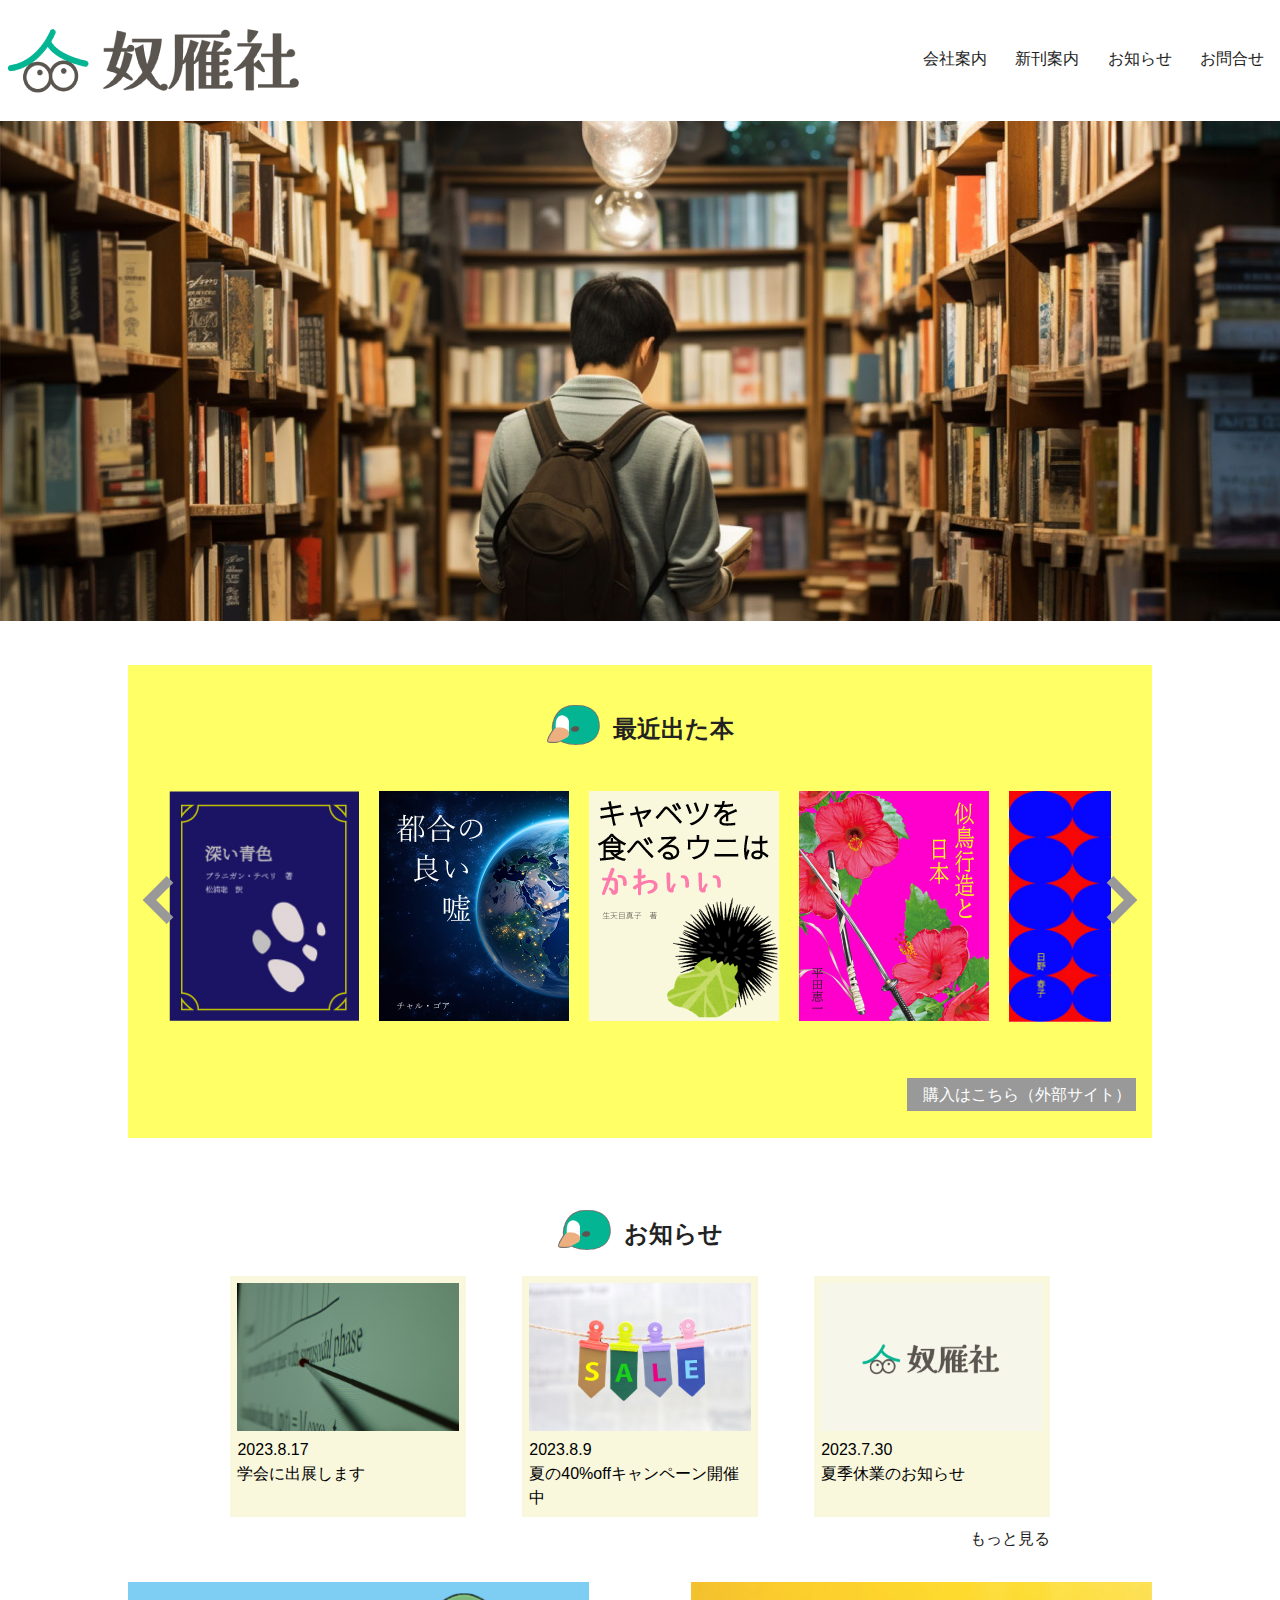
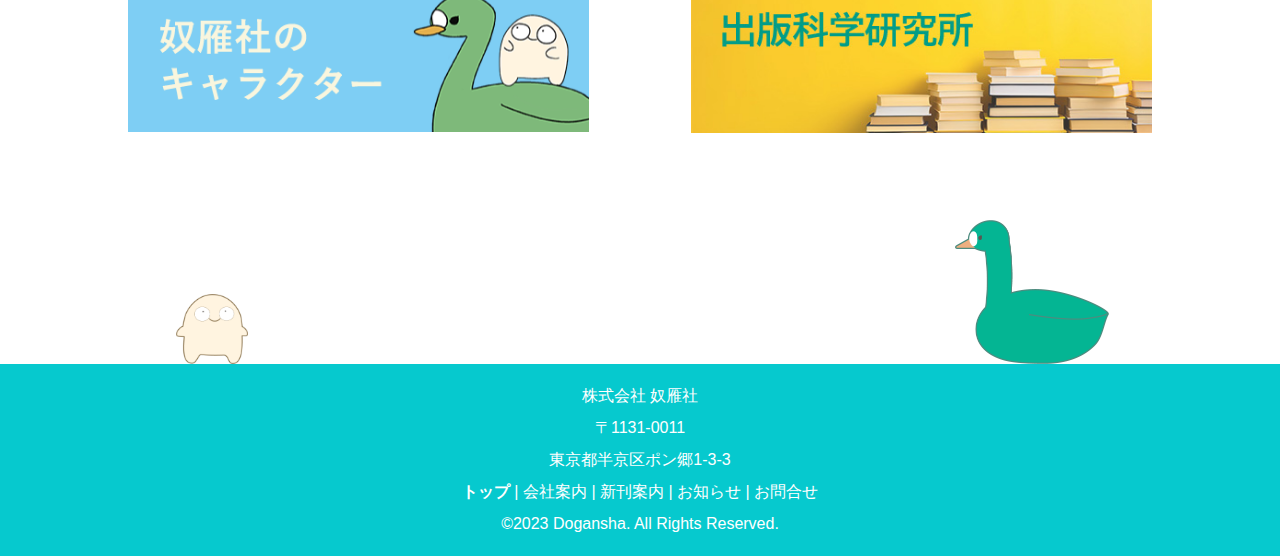
<file: index.html>
<!DOCTYPE html>
<html class="no-js" lang="ja" dir="ltr">
<head>
<meta charset="utf-8">
<meta name="viewport" content="width=device-width">
<meta name="description" content="ポートフォリオ用の架空のサイトです。学術出版の奴雁社">
<meta name="viewport" content="width=device-width,initial-scale=1.0">
<meta name="robots" content="noindex , nofollow" />
<title>架空サイト - トップ</title>
<link rel="icon" href="favicon.ico">
<link rel="stylesheet" href="css/reset.css">
<link rel="stylesheet" href="css/common.css">
<link rel="stylesheet" href="css/top.css">
<!--<link rel="stylesheet" href="css/splide.min.css">-->
<script src="js/jquery-3.7.0.min.js"></script>
<script src="js/script.js"></script>
<script src="js/slidescript2.js"></script>
<!--<script src="js/splide.min.js"></script>
<script>document.documentElement.classicList.replace("no-js", "is-js");</script>
<script src="js/hidden.js"></script>-->
</head>
<body id="top">
<div class="hf">
	<header>
		<h1><a href="index.html"><img src="images/newlogo.png" alt="奴雁社" width="310" height="77"></a></h1>
		<input type="checkbox" name="navToggle" id="navToggle" class="nav-toggle">
		<label for="navToggle" class="btn-burger"><img src="images/burger.svg" alt="ハンバーガーボタン" width="35" height="35"></label>
		<nav>
			<ul>
				<li class="menu2"><a href="about/index.html" class="animate-link">会社案内</a></li>
				<li class="menu3"><a href="books/index.html" class="animate-link">新刊案内</a></li>
				<li class="menu4"><a href="news/index.html" class="animate-link">お知らせ</a></li>
				<li class="menu5"><a href="contact/index.html" class="animate-link">お問合せ</a></li>
			</ul>
		</nav>
		<!--<h2 class="mainVisual"><img src="images/mainVisual.png" alt="現代の学者をつくる奴雁社" width="1920" height="560"></h2>--> <!--aria-label="Splideの基本的なHTML"-->
		<div class="splide" id="slide">
				<ul class="splide__list" id="slideshow">
					<li class="splide__slide"><img src="images/mainVisual1.jpg" alt="本棚の前に立つ青年" width="1920" height="820"></li>
					<li class="splide__slide"><img src="images/mainVisual2.jpg" alt="現代の学者をつくる奴雁社" width="1920" height="820"></li>
					<li class="splide__slide"><img src="images/mainVisual3.jpg" alt="カフェで読書する女性" width="1920" height="820"></li>
				</ul>
		</div>
	</header>
</div>
<div class="container main">
	<main>
		<div class="latest">
			<h2 class="gan">最近出た本</h2>
			<div class="bookwrap">
				<div class="scrollx">
					<ul class="new">
						<li><a href="books/index.html#b1"><img src="images/book1.jpg" alt="深い青色" width="190" height="230"></a></li>
						<li><a href="books/index.html#b2"><img src="images/book2.jpg" alt="都合の良い噓" width="190" height="230"></a></li>
						<li><a href="books/index.html#b3"><img src="images/book3.jpg" alt="キャベツを食べるウニはかわいい" width="190" height="230"></a></li>
						<li><a href="books/index.html#b4"><img src="images/book4.jpg" alt="似鳥行造と日本" width="190" height="230"></a></li>
						<li><a href="books/index.html#b5"><img src="images/book5.jpg" alt="えん・さ" width="190" height="230"></a></li>
						<li><a href="books/index.html#b6"><img src="images/book6.jpg" alt="synonym" width="190" height="230"></a></li>
						<li><a href="books/index.html#b7"><img src="images/book7.jpg" alt="AIの逃避行" width="190" height="230"></a></li>
						<li><a href="books/index.html#b8"><img src="images/book8.jpg" alt="アンペイド・ワーク" width="190" height="230"></a></li>
						<li><a href="books/index.html#b9"><img src="images/book9.jpg" alt="神保町さんぽ" width="190" height="230"></a></li>
						<li><a href="books/index.html#b10"><img src="images/book10.jpg" alt="夜のくらげはよくねむる" width="190" height="230"></a></li>
					</ul>
				</div>
				<button class="prevBtn"><img src="images/left.svg" alt="←" width="48" height="48"></button>
				<button class="nextBtn"><img src="images/left.svg" alt="→" width="48" height="48"></button>

			</div>
			<p class="more purchase"><a href="#" target="_blank">購入はこちら（外部サイト）</a></p>
		</div>
		<h2 class="gan">お知らせ</h2>
		<div class="info">
			<dl class="flexArea">
				<div>
					<dt><a href="news/index.html#n1"><img src="images/info1.png" alt="お知らせ1" width="300" height="200"></a><dt>
					<dd><span>2023.8.17</span><br>
					学会に出展します</dd>
				</div>
				<div>
					<dt><a href="news/index.html#n2"><img src="images/info2.png" alt="お知らせ1" width="300" height="200"></a><dt>
					<dd><span>2023.8.9</span><br>
					夏の40%offキャンペーン開催中</dd>
				</div>
				<div>
					<dt><a href="news/index.html#n3"><img src="images/info3.png" alt="お知らせ1" width="300" height="200"></a><dt>
					<dd><span>2023.7.30</span><br>
					夏季休業のお知らせ</dd>
				</div>
			</dl>
		</div>
		<p class="more view"><a href="news/index.html#n4" class="animate-link">もっと見る</a></p>
	</main>
	<ul class="banners flexArea">
		<li><a href="character/index.html"><img src="images/banner1.jpg" alt="バナー1" width="500" height="165"></a></li>
		<li><a href="#" target="_blank"><img src="images/banner2.jpg" alt="バナー2" width="500" height="165"></a></li>
	</ul>
</div><!-- .container -->
<footer>
	<div class="container">
		<p>株式会社 奴雁社</p>
		<p>&#12306;1131-0011</p>
		<p>東京都半京区ポン郷1-3-3</p>
		<ul>
			<li class="menu1"><a href="index.html" class="animate-link white">トップ</a></li>
			<li class="menu2"><a href="about/index.html" class="animate-link white">会社案内</a></li>
			<li class="menu3"><a href="books/index.html" class="animate-link white">新刊案内</a></li>
			<li class="menu4"><a href="news/index.html" class="animate-link white">お知らせ</a></li>
			<li class="menu5"><a href="contact/index.html" class="animate-link white">お問合せ</a></li>
		</ul>
		<small>&copy;2023 Dogansha. All Rights Reserved.</small>
	</div><!-- .container-->
</footer>
<!--<script>
	new Splide( '.splide', {
		type: 'loop',
		autoplay: true,
	}).mount();
</script>
<script>
	$(function(){
	$(".splide__list").css({"backface-visibility":"hidden",
	"display":"-ms-flexbox","display":"flex"});
	}
	$(function(){
	$(".splide").css({visibility:"hidden"});
	}
	$(function(){
	$(".splide__slide").css({backface-visibility:"hidden"});
	}
	$(function(){
	$(".splide__sr").css({overflow:"hidden"});
	}
	$(function(){
	$(".splide__track").css({overflow:"hidden"});
	}
</script>-->
</body>
</html>
</file>
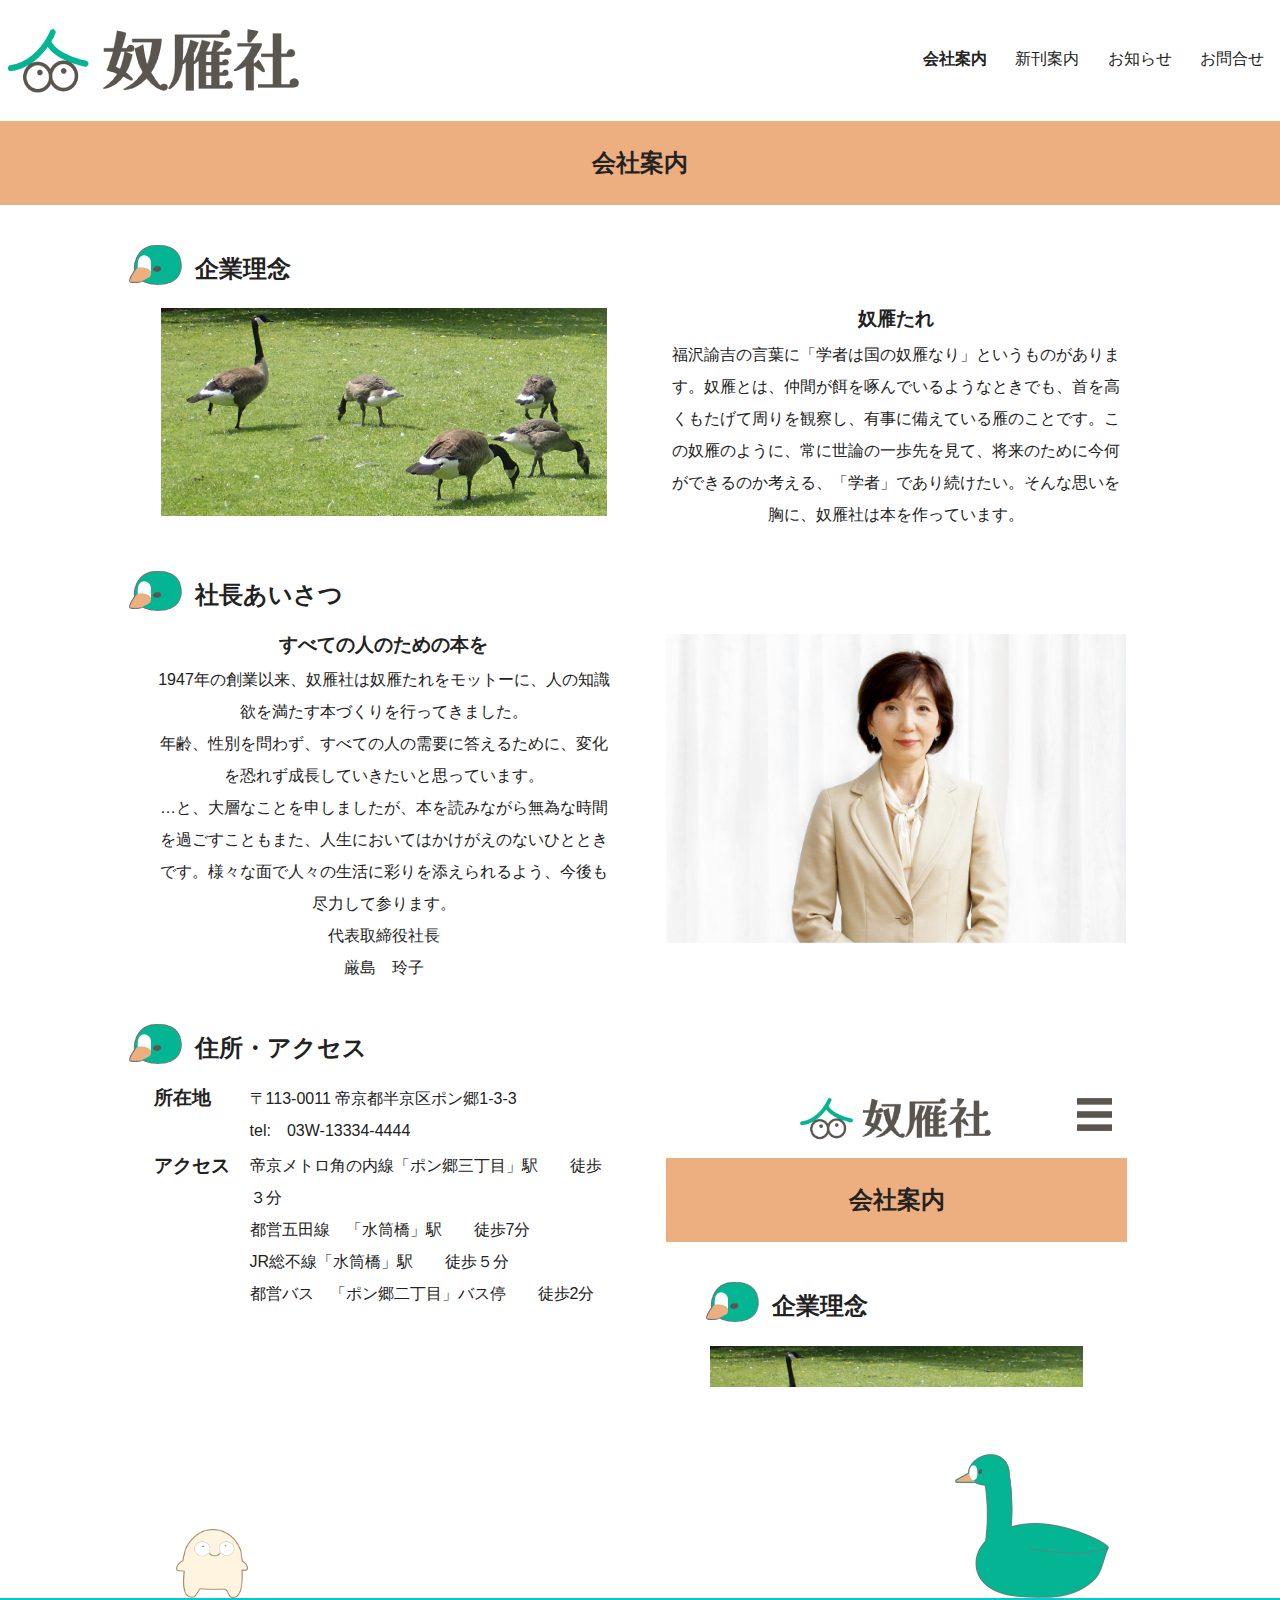
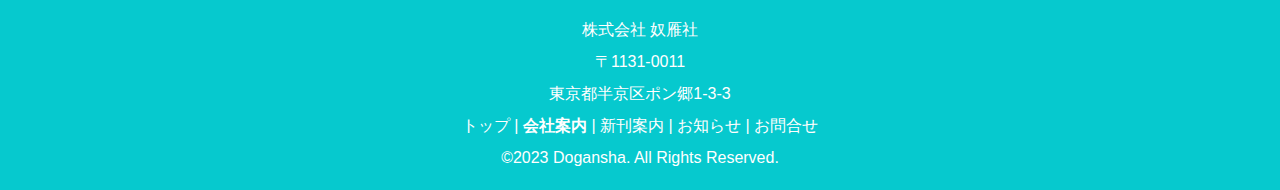
<file: about/index.html>
<!DOCTYPE html>
<html lang="ja" dir="ltr">
<head>
<meta charset="utf-8">
<meta name="viewport" content="width=device-width">
<meta name="description" content="奴雁社の会社案内ページです。">
<meta name="viewport" content="width=device-width,initial-scale=1.0">
<meta name="robots" content="noindex , nofollow" />
<title>会社案内 - 架空サイト</title>
<link rel="icon" href="../favicon.ico">
<link rel="stylesheet" href="../css/reset.css">
<link rel="stylesheet" href="../css/common.css">
<link rel="stylesheet" href="../css/about.css">
<!--<script src="../js/jquery-3.7.0.min.js"></script>
<script src="../js/script.js"></script>-->
</head>
<body id="about">
<div class="hf">
	<header>
		<h1><a href="../index.html"><img src="../images/newlogo.png" alt="奴雁社" width="310" height="77"></a></h1>
		<input type="checkbox" name="navToggle" id="navToggle" class="nav-toggle">
		<label for="navToggle" class="btn-burger"><img src="../images/burger.svg" alt="ハンバーガーボタン" width="35" height="35"></label>
		<nav>
			<ul>
				<li class="menu2"><a href="../about/index.html" class="animate-link">会社案内</a></li>
				<li class="menu3"><a href="../books/index.html" class="animate-link">新刊案内</a></li>
				<li class="menu4"><a href="../news/index.html" class="animate-link">お知らせ</a></li>
				<li class="menu5"><a href="../contact/index.html" class="animate-link">お問合せ</a></li>
			</ul>
		</nav>
		<h2>会社案内</h2>
	</header>
</div>
<div class="container main">
	<main>
		<section>
			<h3>企業理念</h3>
			<div class="flexArea">
				<div>
					<p><img src="../images/dogan.jpg" alt="奴雁" width="446" height="208"></p>
				</div>
				<div>
					<h4>奴雁たれ</h4>
					<p>福沢諭吉の言葉に「学者は国の奴雁なり」というものがあります。奴雁とは、仲間が餌を啄んでいるようなときでも、首を高くもたげて周りを観察し、有事に備えている雁のことです。この奴雁のように、常に世論の一歩先を見て、将来のために今何ができるのか考える、「学者」であり続けたい。そんな思いを胸に、奴雁社は本を作っています。</p>
				</div>
			</div>
		</section>
		<section>
			<h3>社長あいさつ</h3>
			<div class="flexArea flex2">
				<div>
					<p><img src="../images/president.jpg" alt="社長の画像" width="531" height="356"></p></div>
				<div>
					<h4>すべての人のための本を</h4>
					<p>1947年の創業以来、奴雁社は奴雁たれをモットーに、人の知識欲を満たす本づくりを行ってきました。<br>
		年齢、性別を問わず、すべての人の需要に答えるために、変化を恐れず成長していきたいと思っています。<br>
		…と、大層なことを申しましたが、本を読みながら無為な時間を過ごすこともまた、人生においてはかけがえのないひとときです。様々な面で人々の生活に彩りを添えられるよう、今後も尽力して参ります。</p>
		<p>代表取締役社長<br>
		厳島　玲子</p>
				</div>
			</div>
		</section>
		<section>
			<h3>住所・アクセス</h3>
			<div class="flexArea">
				<div>
					<dl>
						<dt>所在地</dt>
						<dd>〒113-0011  帝京都半京区ポン郷1-3-3<br>
						tel:　03W-13334-4444</dd>
						<dt>アクセス</dt>
						<dd> 帝京メトロ角の内線「ポン郷三丁目」駅　　徒歩３分<br>都営五田線　「水筒橋」駅　　徒歩7分<br>JR総不線「水筒橋」駅　　徒歩５分<br>都営バス　「ポン郷二丁目」バス停　　徒歩2分</dd>
					</dl>
				</div>
				<div>
					<p><iframe src="#" width="600" height="450" style="border:0;" allowfullscreen="" loading="lazy" referrerpolicy="no-referrer-when-downgrade"></iframe></p>
				</div>
			</div>
		</section>
	</main>
</div><!-- .container -->
<footer>
	<div class="container">
		<p>株式会社 奴雁社</p>
		<p>&#12306;1131-0011</p>
		<p>東京都半京区ポン郷1-3-3</p>
		<ul>
			<li class="menu1"><a href="../index.html" class="animate-link white">トップ</a></li>
			<li class="menu2"><a href="../about/index.html" class="animate-link white">会社案内</a></li>
			<li class="menu3"><a href="../books/index.html" class="animate-link white">新刊案内</a></li>
			<li class="menu4"><a href="../news/index.html" class="animate-link white">お知らせ</a></li>
			<li class="menu5"><a href="../contact/index.html" class="animate-link white">お問合せ</a></li>
		</ul>
		<small>&copy;2023 Dogansha. All Rights Reserved.</small>
	</div><!-- .container-->
</footer>
</body>
</html>
</file>
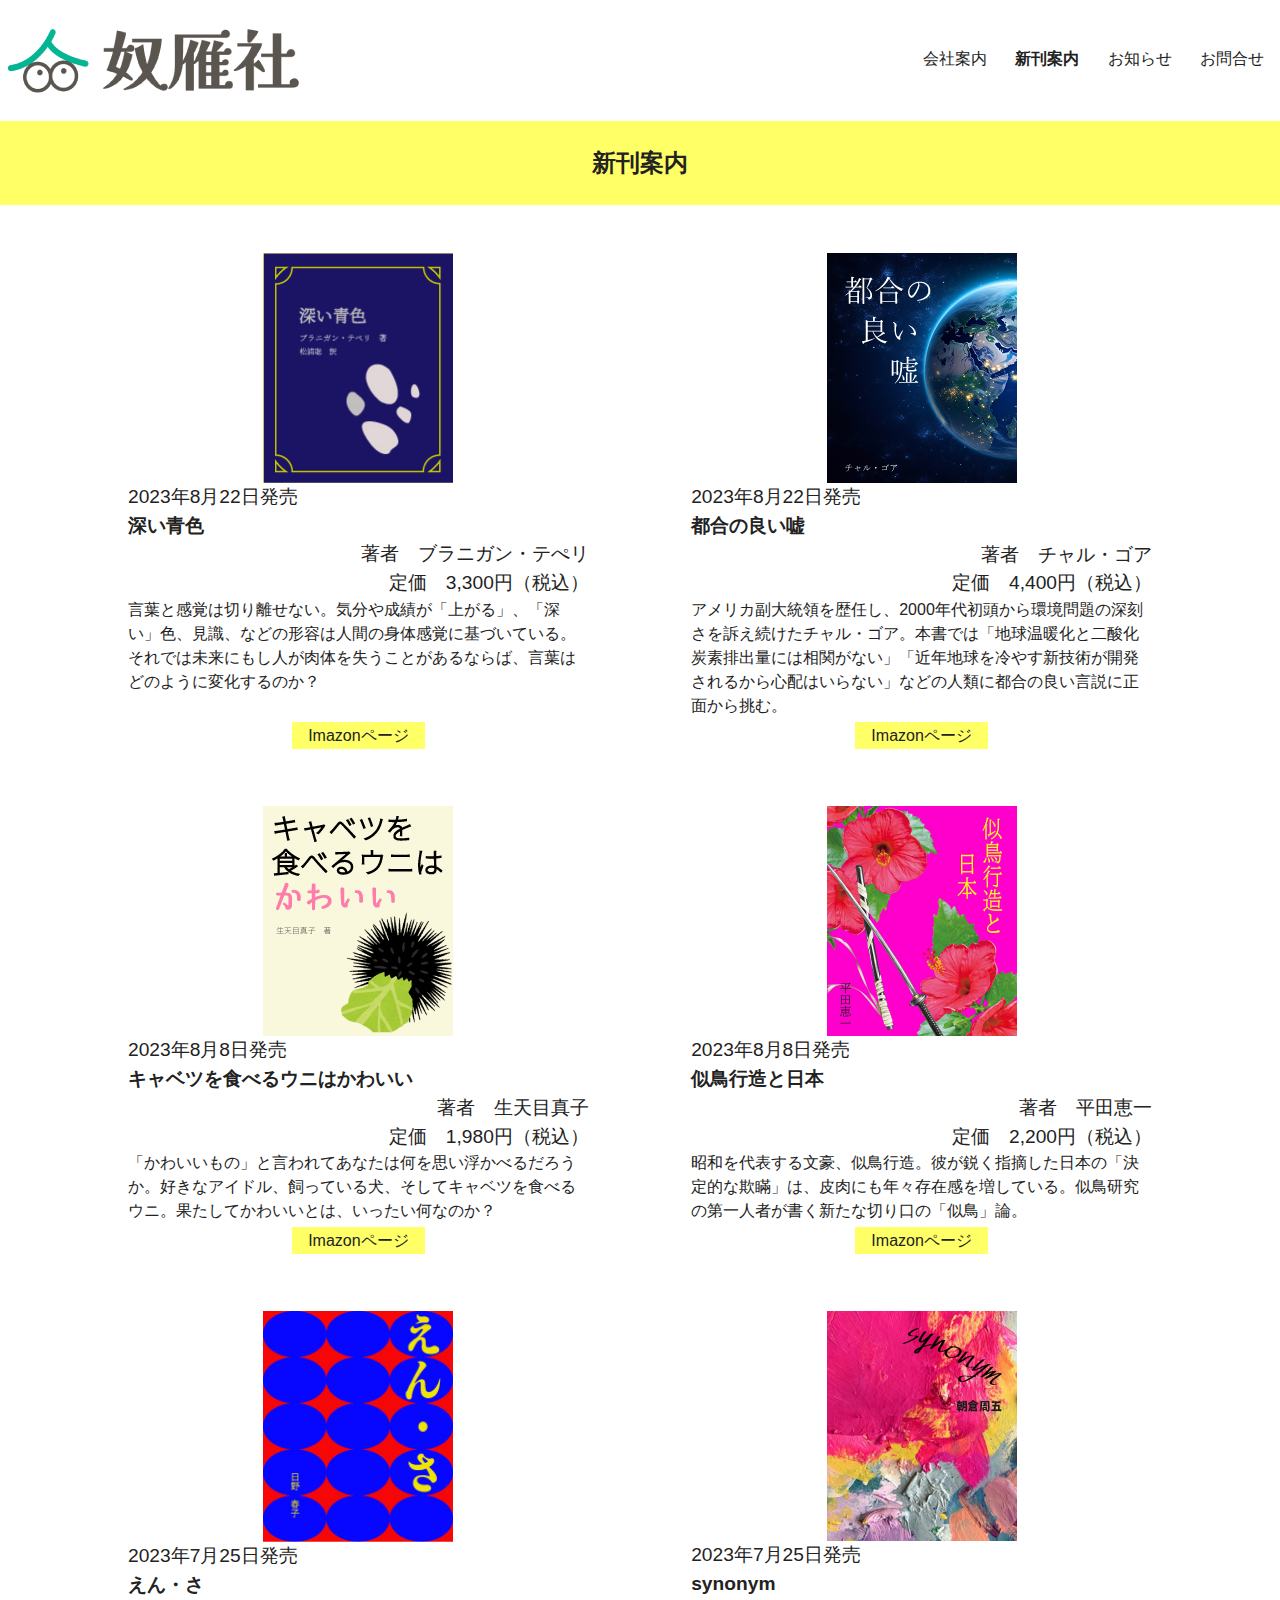
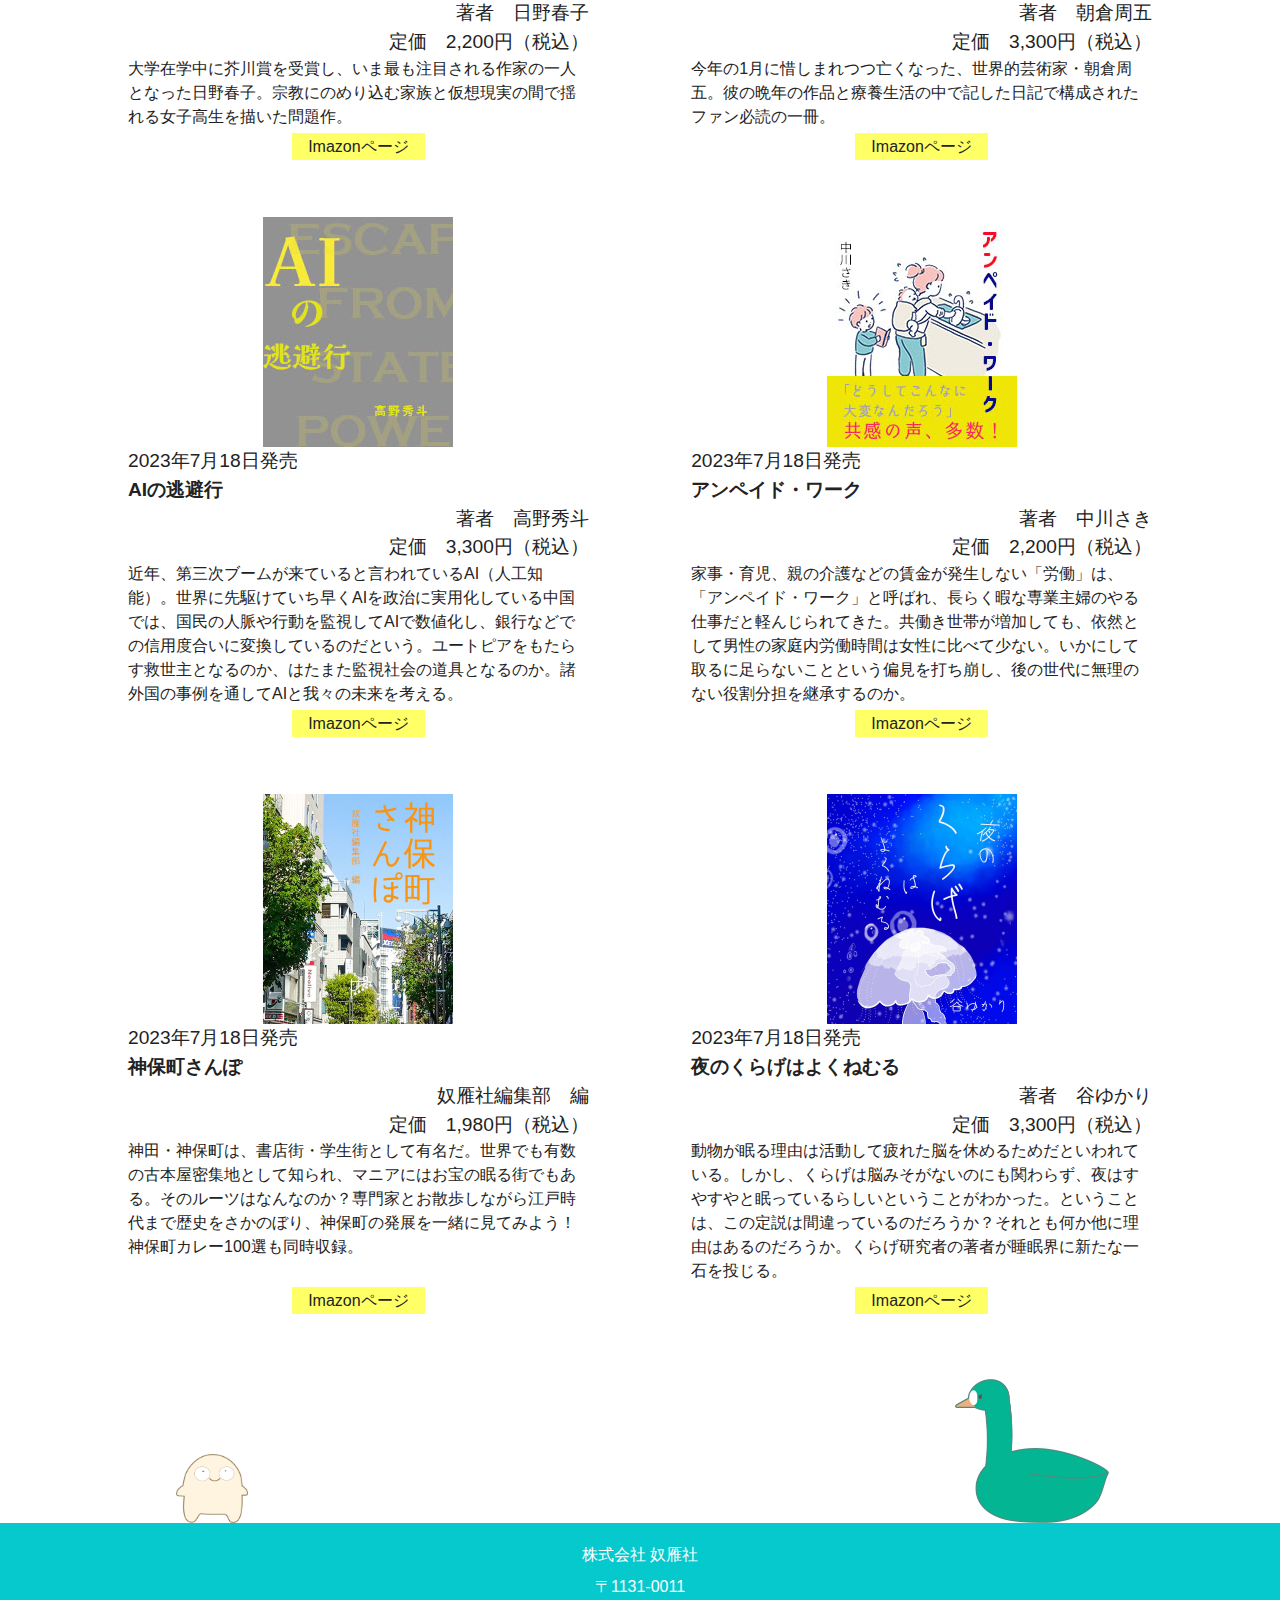
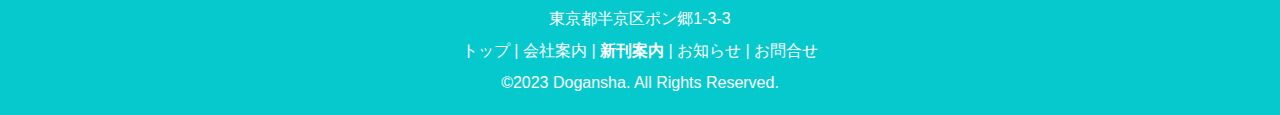
<file: books/index.html>
<!DOCTYPE html>
<html lang="ja" dir="ltr">
<head>
<meta charset="utf-8">
<meta name="viewport" content="width=device-width">
<meta name="description" content="奴雁社の新刊案内ページです。">
<meta name="viewport" content="width=device-width,initial-scale=1.0">
<meta name="robots" content="noindex , nofollow" />
<title>新刊案内 - 架空のサイト</title>
<link rel="icon" href="../favicon.ico">
<link rel="stylesheet" href="../css/reset.css">
<link rel="stylesheet" href="../css/common.css">
<link rel="stylesheet" href="../css/books.css">
<!--<script src="../js/jquery-3.7.0.min.js"></script>
<script src="../js/script.js"></script>-->
</head>
<body id="books">
<div class="hf">
	<header>
		<h1><a href="../index.html"><img src="../images/newlogo.png" alt="奴雁社" width="310" height="77"></a></h1>
		<input type="checkbox" name="navToggle" id="navToggle" class="nav-toggle">
		<label for="navToggle" class="btn-burger"><img src="../images/burger.svg" alt="ハンバーガーボタン" width="35" height="35"></label>
		<nav>
			<ul>
				<li class="menu2"><a href="../about/index.html" class="animate-link">会社案内</a></li>
				<li class="menu3"><a href="../books/index.html" class="animate-link">新刊案内</a></li>
				<li class="menu4"><a href="../news/index.html" class="animate-link">お知らせ</a></li>
				<li class="menu5"><a href="../contact/index.html" class="animate-link">お問合せ</a></li>
			</ul>
		</nav>
		<h2>新刊案内</h2>
	</header>
</div>
<div class="container main">
	<main class="flexArea">
		<section id="b1">
			<h3><img src="../images/book1.jpg" alt="深い青色" width="190" height="230"></h3>
			<dl>
				<dt><p>2023年8月22日発売</p>
					<p><em>深い青色</em></p>
					<p class="right">著者　ブラニガン・テぺリ</p>
					<p class="right">定価　3&#044;300円（税込）</p></dt>
				<dd>言葉と感覚は切り離せない。気分や成績が「上がる」、「深い」色、見識、などの形容は人間の身体感覚に基づいている。それでは未来にもし人が肉体を失うことがあるならば、言葉はどのように変化するのか？</dd>
			</dl>
			<p class="Imazon"><a href="#" target="_blank">Imazonページ</a></p>
		</section>
		<section id="b2">
			<h3><img src="../images/book2.jpg" alt="都合の良い嘘" width="190" height="230"></h3>
			<dl>
				<dt><p>2023年8月22日発売</p>
					<p><em>都合の良い嘘</em></p>
					<p class="right">著者　チャル・ゴア</p>
					<p class="right">定価　4&#044;400円（税込）</p></dt>
				<dd>アメリカ副大統領を歴任し、2000年代初頭から環境問題の深刻さを訴え続けたチャル・ゴア。本書では「地球温暖化と二酸化炭素排出量には相関がない」「近年地球を冷やす新技術が開発されるから心配はいらない」などの人類に都合の良い言説に正面から挑む。</dd>
			</dl>
			<p class="Imazon"><a href="#" target="_blank">Imazonページ</a></p>
		</section>
		<section id="b3">
			<h3><img src="../images/book3.jpg" alt="キャベツを食べるウニはかわいい" width="190" height="230"></h3>
			<dl>
				<dt><p>2023年8月8日発売</p>
					<p><em>キャベツを食べるウニはかわいい</em></p>
					<p class="right">著者　生天目真子</p>
					<p class="right">定価　1&#044;980円（税込）</p></dt>
				<dd>「かわいいもの」と言われてあなたは何を思い浮かべるだろうか。好きなアイドル、飼っている犬、そしてキャベツを食べるウニ。果たしてかわいいとは、いったい何なのか？</dd>
			</dl>
			<p class="Imazon"><a href="#" target="_blank">Imazonページ</a></p>
		</section>
		<section id="b4">
			<h3><img src="../images/book4.jpg" alt="似鳥行造と日本" width="190" height="230"></h3>
			<dl>
				<dt><p>2023年8月8日発売</p>
					<p><em>似鳥行造と日本</em></p>
					<p class="right">著者　平田恵一</p>
					<p class="right">定価　2&#044;200円（税込）</p></dt>
				<dd>昭和を代表する文豪、似鳥行造。彼が鋭く指摘した日本の「決定的な欺瞞」は、皮肉にも年々存在感を増している。似鳥研究の第一人者が書く新たな切り口の「似鳥」論。</dd>
			</dl>
			<p class="Imazon"><a href="#" target="_blank">Imazonページ</a></p>
		</section>
		<section id="b5">
			<h3><img src="../images/book5.jpg" alt="えん・さ" width="190" height="230"></h3>
			<dl>
				<dt><p>2023年7月25日発売</p>
					<p><em>えん・さ</em></p>
					<p class="right">著者　日野春子</p>
					<p class="right">定価　2&#044;200円（税込）</p></dt>
				<dd>大学在学中に芥川賞を受賞し、いま最も注目される作家の一人となった日野春子。宗教にのめり込む家族と仮想現実の間で揺れる女子高生を描いた問題作。</dd>
			</dl>
			<p class="Imazon"><a href="#" target="_blank">Imazonページ</a></p>
		</section>
		<section id="b6">
			<h3><img src="../images/book6.jpg" alt="synonym" width="190" height="230"></h3>
			<dl>
				<dt><p>2023年7月25日発売</p>
					<p><em>synonym</em></p>
					<p class="right">著者　朝倉周五</p>
					<p class="right">定価　3&#044;300円（税込）</p></dt>
				<dd>今年の1月に惜しまれつつ亡くなった、世界的芸術家・朝倉周五。彼の晩年の作品と療養生活の中で記した日記で構成されたファン必読の一冊。</dd>
			</dl>
			<p class="Imazon"><a href="#" target="_blank">Imazonページ</a></p>
		</section>
		<section id="b7">
			<h3><img src="../images/book7.jpg" alt="AIの逃避行" width="190" height="230"></h3>
			<dl>
				<dt><p>2023年7月18日発売</p>
					<p><em>AIの逃避行</em></p>
					<p class="right">著者　高野秀斗</p>
					<p class="right">定価　3&#044;300円（税込）</p></dt>
				<dd>近年、第三次ブームが来ていると言われているAI（人工知能）。世界に先駆けていち早くAIを政治に実用化している中国では、国民の人脈や行動を監視してAIで数値化し、銀行などでの信用度合いに変換しているのだという。ユートピアをもたらす救世主となるのか、はたまた監視社会の道具となるのか。諸外国の事例を通してAIと我々の未来を考える。
</dd>
			</dl>
			<p class="Imazon"><a href="#" target="_blank">Imazonページ</a></p>
		</section>
		<section id="b8">
			<h3><img src="../images/book8.jpg" alt="アンペイド・ワーク" width="190" height="230"></h3>
			<dl>
				<dt><p>2023年7月18日発売</p>
					<p><em>アンペイド・ワーク</em></p>
					<p class="right">著者　中川さき</p>
					<p class="right">定価　2&#044;200円（税込）</p></dt>
				<dd>家事・育児、親の介護などの賃金が発生しない「労働」は、「アンペイド・ワーク」と呼ばれ、長らく暇な専業主婦のやる仕事だと軽んじられてきた。共働き世帯が増加しても、依然として男性の家庭内労働時間は女性に比べて少ない。いかにして取るに足らないことという偏見を打ち崩し、後の世代に無理のない役割分担を継承するのか。
</dd>
			</dl>
			<p class="Imazon"><a href="#" target="_blank">Imazonページ</a></p>
		</section>
		<section id="b9">
			<h3><img src="../images/book9.jpg" alt="神保町さんぽ" width="190" height="230"></h3>
			<dl>
				<dt><p>2023年7月18日発売</p>
					<p><em>神保町さんぽ</em></p>
					<p class="right">奴雁社編集部　編</p>
					<p class="right">定価　1&#044;980円（税込）</p></dt>
				<dd>神田・神保町は、書店街・学生街として有名だ。世界でも有数の古本屋密集地として知られ、マニアにはお宝の眠る街でもある。そのルーツはなんなのか？専門家とお散歩しながら江戸時代まで歴史をさかのぼり、神保町の発展を一緒に見てみよう！神保町カレー100選も同時収録。</dd>
			</dl>
			<p class="Imazon"><a href="#" target="_blank">Imazonページ</a></p>
		</section>
		<section id="b10">
			<h3><img src="../images/book10.jpg" alt="夜のくらげはよくねむる" width="190" height="230"></h3>
			<dl>
				<dt><p>2023年7月18日発売</p>
					<p><em>夜のくらげはよくねむる</em></p>
					<p class="right">著者　谷ゆかり</p>
					<p class="right">定価　3&#044;300円（税込）</p></dt>
				<dd>動物が眠る理由は活動して疲れた脳を休めるためだといわれている。しかし、くらげは脳みそがないのにも関わらず、夜はすやすやと眠っているらしいということがわかった。ということは、この定説は間違っているのだろうか？それとも何か他に理由はあるのだろうか。くらげ研究者の著者が睡眠界に新たな一石を投じる。</dd>
			</dl>
			<p class="Imazon"><a href="#" target="_blank">Imazonページ</a></p>
		</section>
	</main>
</div><!-- .container -->
<footer>
	<div class="container">
		<p>株式会社 奴雁社</p>
		<p>&#12306;1131-0011</p>
		<p>東京都半京区ポン郷1-3-3</p>
		<ul>
			<li class="menu1"><a href="../index.html" class="animate-link white">トップ</a></li>
			<li class="menu2"><a href="../about/index.html" class="animate-link white">会社案内</a></li>
			<li class="menu3"><a href="../books/index.html" class="animate-link white">新刊案内</a></li>
			<li class="menu4"><a href="../news/index.html" class="animate-link white">お知らせ</a></li>
			<li class="menu5"><a href="../contact/index.html" class="animate-link white">お問合せ</a></li>
		</ul>
		<small>&copy;2023 Dogansha. All Rights Reserved.</small>
	</div><!-- .container-->
</footer>
</body>
</html>
</file>
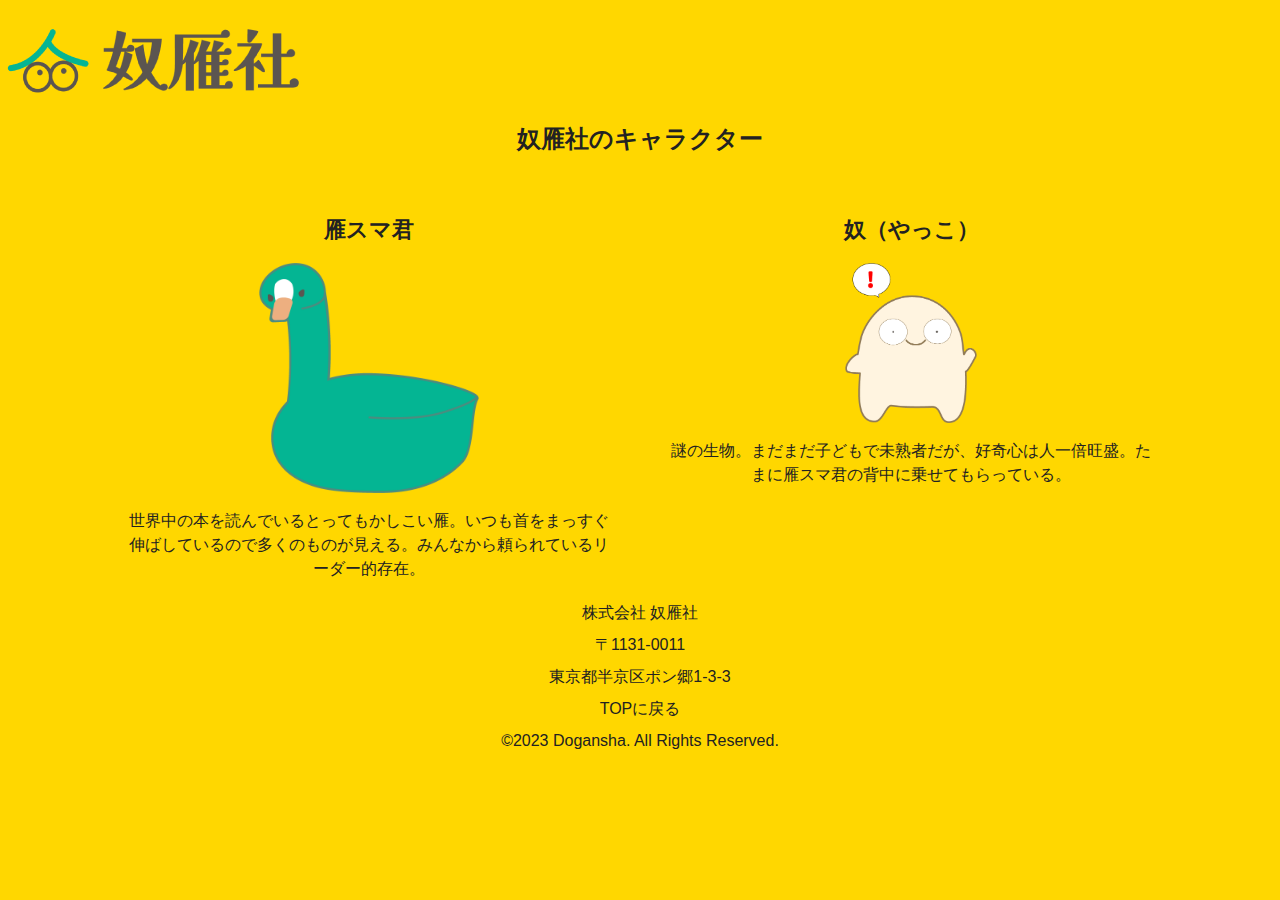
<file: character/index.html>
<!DOCTYPE html>
<html lang="ja" dir="ltr">
<head>
<meta charset="utf-8">
<meta name="viewport" content="width=device-width">
<meta name="description" content="奴雁社のキャラクター紹介ページです。">
<meta name="viewport" content="width=device-width,initial-scale=1.0">
<meta name="robots" content="noindex , nofollow" />
<title>キャラクター - 架空のサイト</title>
<link rel="icon" href="../favicon.ico">
<link rel="stylesheet" href="../css/reset.css">
<link rel="stylesheet" href="../css/common.css">
<link rel="stylesheet" href="../css/character.css">
<!--<script src="../js/jquery-3.7.0.min.js"></script>
<script src="../js/script.js"></script>-->
</head>
<body id="character">
<div class="hf">
	<header>
		<h1><a href="../index.html"><img src="../images/newlogo.png" alt="奴雁社" width="310" height="77"></a></h1>
		<!--<input type="checkbox" name="navToggle" id="navToggle" class="nav-toggle">
		<label for="navToggle" class="btn-burger"><img src="../images/burger.svg" alt="ハンバーガーボタン" width="35" height="35"></label>-->
		<h2>奴雁社のキャラクター</h2>
	</header>
</div>
<div class="container main">
	<main>
		<div class="flexArea">
			<section>
				<h3>雁スマ君</h3>
				<p><img src="../images/charisma5.png" alt="雁スマ君" width="220" height="230"></p>
				<p>世界中の本を読んでいるとってもかしこい雁。いつも首をまっすぐ伸ばしているので多くのものが見える。みんなから頼られているリーダー的存在。</p>
			</section>
			<section>
				<h3>奴（やっこ）</h3>
				<p><img src="../images/yakko5.png" alt="奴" width="132" height="160"></p>
				<p>謎の生物。まだまだ子どもで未熟者だが、好奇心は人一倍旺盛。たまに雁スマ君の背中に乗せてもらっている。</p>
			</section>
		</div>
	</main>
</div><!-- .container -->
<footer>
	<div class="container">
		<p>株式会社 奴雁社</p>
		<p>&#12306;1131-0011</p>
		<p>東京都半京区ポン郷1-3-3</p>
		<p><a href="../index.html">TOPに戻る</a></p>
		<small>&copy;2023 Dogansha. All Rights Reserved.</small>
	</div><!-- .container-->
</footer>
</body>
</html>
</file>
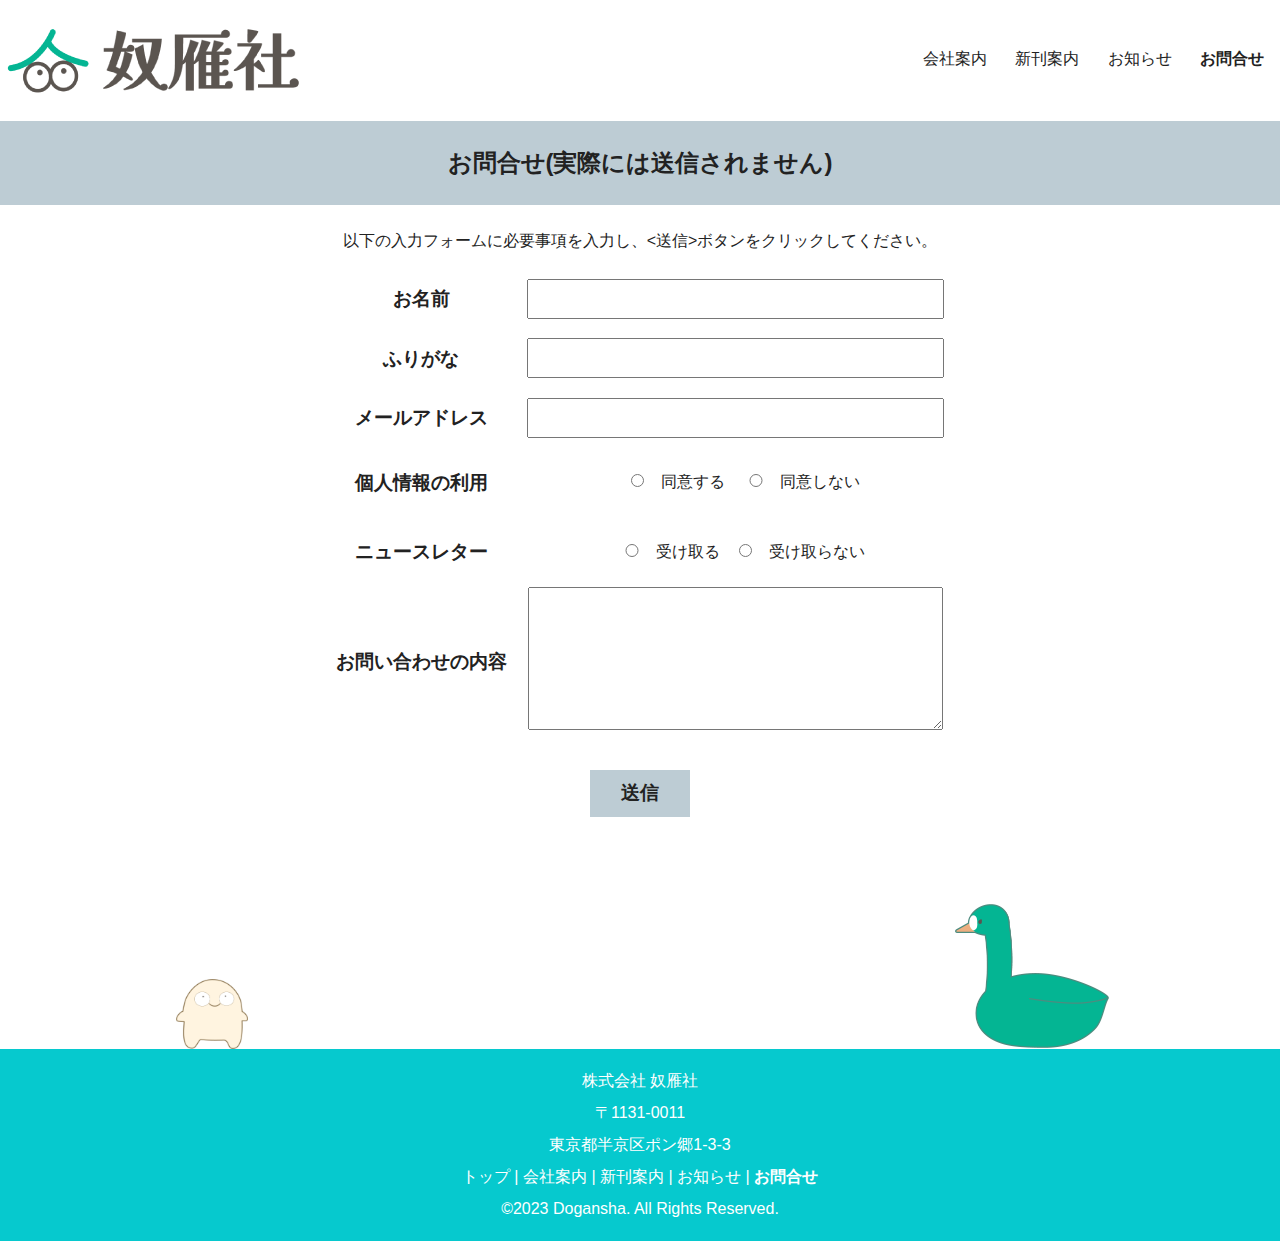
<file: contact/index.html>
<!DOCTYPE html>
<html lang="ja" dir="ltr">
<head>
<meta charset="utf-8">
<meta name="viewport" content="width=device-width">
<meta name="description" content="奴雁社のお問合せページです。">
<meta name="viewport" content="width=device-width,initial-scale=1.0">
<meta name="robots" content="noindex , nofollow" />
<title>お問合せ - 架空のサイト</title>
<link rel="icon" href="../favicon.ico">
<link rel="stylesheet" href="../css/reset.css">
<link rel="stylesheet" href="../css/common.css">
<link rel="stylesheet" href="../css/contact.css">
<!--<script src="../js/jquery-3.7.0.min.js"></script>
<script src="../js/script.js"></script>-->
</head>
<body id="contact">
<div class="hf">
	<header>
		<h1><a href="../index.html"><img src="../images/newlogo.png" alt="奴雁社" width="310" height="77"></a></h1>
		<input type="checkbox" name="navToggle" id="navToggle" class="nav-toggle">
		<label for="navToggle" class="btn-burger"><img src="../images/burger.svg" alt="ハンバーガーボタン" width="35" height="35"></label>
		<nav>
			<ul>
				<li class="menu2"><a href="../about/index.html" class="animate-link">会社案内</a></li>
				<li class="menu3"><a href="../books/index.html" class="animate-link">新刊案内</a></li>
				<li class="menu4"><a href="../news/index.html" class="animate-link">お知らせ</a></li>
				<li class="menu5"><a href="../contact/index.html" class="animate-link">お問合せ</a></li>
			</ul>
		</nav>
		<h2>お問合せ(実際には送信されません)</h2>
	</header>
</div>
<div class="container main">
	<main>
		<p>以下の入力フォームに必要事項を入力し、&lt;送信&gt;ボタンをクリックしてください。</p>
		<form action="../thanx/index.html" method="post">
			<table border="0">
				<tr>
					<th>お名前</th>
					<td><input type="text" name="name" value="" required="required"></td>
				</tr>
				<tr>
					<th>ふりがな</th>
					<td><input type="text" name="hurigana" value="" required="required"></td>
				</tr>
				<tr>
					<th>メールアドレス</th>
					<td><input type="email" name="email" value ="" required="required"></td>
				</tr>
				<tr>
					<th class="radio">個人情報の利用</th>
					<td><input type="radio" name="privacy" value="yes" id="rd1"><label for="rd1" required="required">同意する</label>
					<input type="radio" name="privacy" value="no" id="rd2" required="required"><label for="rd2">同意しない</label></td>
				</tr>
				<tr>
					<th class="radio">ニュースレター</th>
					<td><input type="radio" name="newsletter" value="yes" id="rd3" required="required"><label for="rd3">受け取る</label><input type="radio" name="newsletter" value="yes" id="rd4" required="required"><label for="rd4">受け取らない</label></td>
				</tr>
				<tr>
					<th>お問い合わせの内容</th>
					<td><textarea name="question" cols="50" rows="8" required="required"></textarea></td>
				</tr>
			</table>
			<p>
				<button type="submit" value="送信する" class="btn bgleft"><span>送信</span></button>
			</p>
		</form>
	</main>
</div><!-- .container -->
<footer>
	<div class="container">
		<p>株式会社 奴雁社</p>
		<p>&#12306;1131-0011</p>
		<p>東京都半京区ポン郷1-3-3</p>
		<ul>
			<li class="menu1"><a href="../index.html" class="animate-link white">トップ</a></li>
			<li class="menu2"><a href="../about/index.html" class="animate-link white">会社案内</a></li>
			<li class="menu3"><a href="../books/index.html" class="animate-link white">新刊案内</a></li>
			<li class="menu4"><a href="../news/index.html" class="animate-link white">お知らせ</a></li>
			<li class="menu5"><a href="../contact/index.html" class="animate-link white">お問合せ</a></li>
		</ul>
		<small>&copy;2023 Dogansha. All Rights Reserved.</small>
	</div><!-- .container-->
</footer>
</body>
</html>
</file>
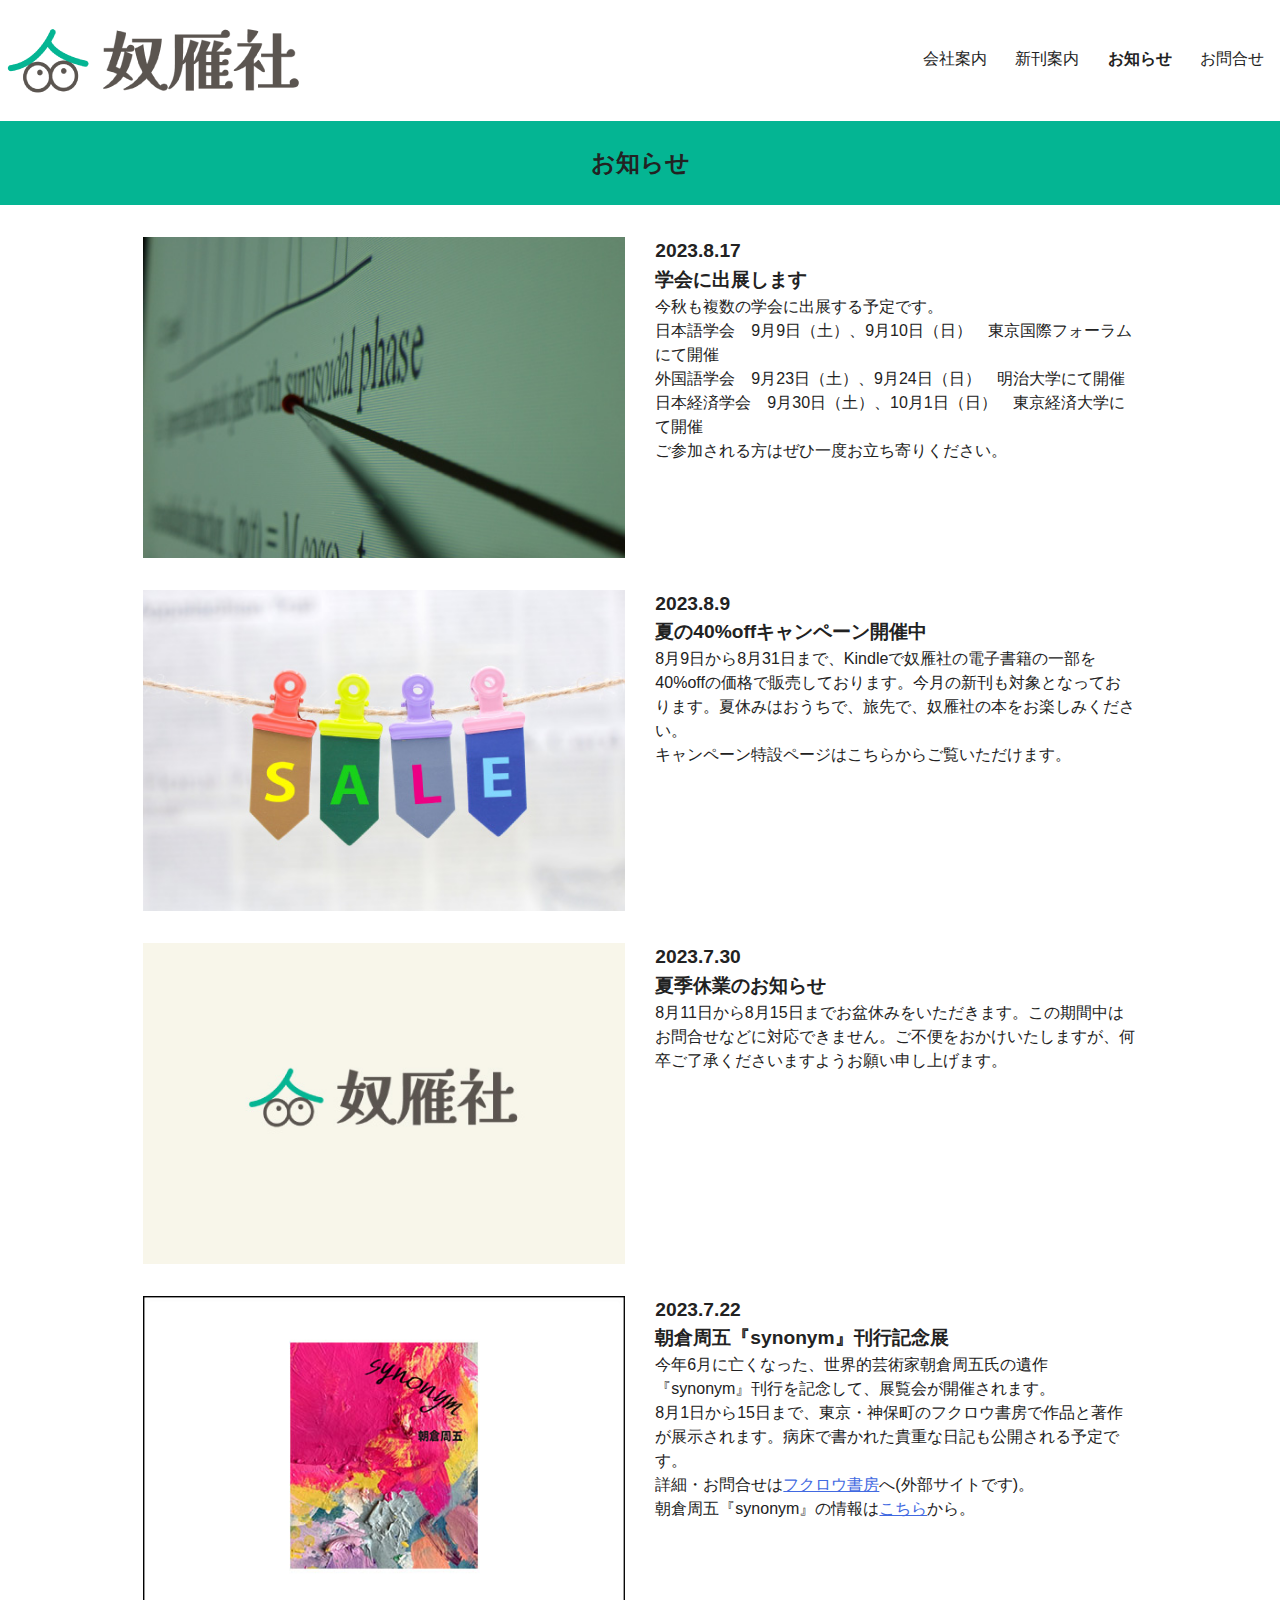
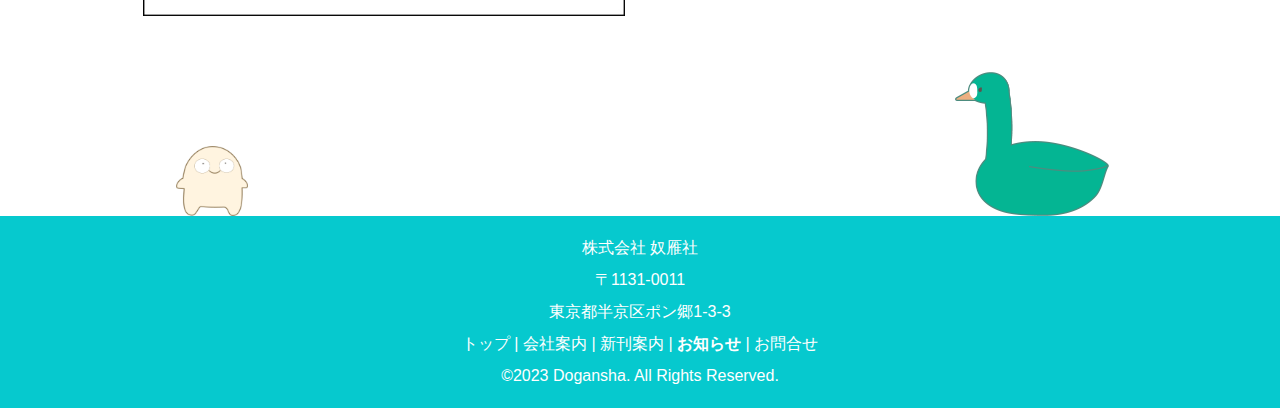
<file: news/index.html>
<!DOCTYPE html>
<html lang="ja" dir="ltr">
<head>
<meta charset="utf-8">
<meta name="viewport" content="width=device-width">
<meta name="description" content="奴雁社のお知らせページです。">
<meta name="viewport" content="width=device-width,initial-scale=1.0">
<meta name="robots" content="noindex , nofollow" />
<title>お知らせ - 架空のサイト</title>
<link rel="icon" href="../favicon.ico">
<link rel="stylesheet" href="../css/reset.css">
<link rel="stylesheet" href="../css/common.css">
<link rel="stylesheet" href="../css/news.css">
<!--<script src="../js/jquery-3.7.0.min.js"></script>
<script src="../js/script.js"></script>-->
</head>
<body id="news">
<div class="hf">
	<header>
		<h1><a href="../index.html"><img src="../images/newlogo.png" alt="奴雁社" width="310" height="77"></a></h1>
		<input type="checkbox" name="navToggle" id="navToggle" class="nav-toggle">
		<label for="navToggle" class="btn-burger"><img src="../images/burger.svg" alt="ハンバーガーボタン" width="35" height="35"></label>
		<nav>
			<ul>
				<li class="menu2"><a href="../about/index.html" class="animate-link">会社案内</a></li>
				<li class="menu3"><a href="../books/index.html" class="animate-link">新刊案内</a></li>
				<li class="menu4"><a href="../news/index.html" class="animate-link">お知らせ</a></li>
				<li class="menu5"><a href="../contact/index.html" class="animate-link">お問合せ</a></li>
			</ul>
		</nav>
		<h2>お知らせ</h2>
	</header>
</div>
<div class="container main">
	<main>
		<div class="flexArea">
			<div id="n1"><img src="../images/news1.jpg" alt="学会発表" width="527" height="351"></div>
			<div>
				<h3>2023.8.17<br>学会に出展します</h3>
				<p>今秋も複数の学会に出展する予定です。</p>
				<ul>
					<li>日本語学会　9月9日（土）、9月10日（日）　東京国際フォーラムにて開催</li>
					<li>外国語学会　9月23日（土）、9月24日（日）　明治大学にて開催</li>
					<li>日本経済学会　9月30日（土）、10月1日（日）　東京経済大学にて開催</li>
				</ul>
				<p>ご参加される方はぜひ一度お立ち寄りください。</p>
			</div>
			<div id="n2"><img src="../images/news2.jpg" alt="セール" width="527" height="351"></div>
			<div>
				<h3>2023.8.9<br>夏の40&#37;offキャンペーン開催中</h3>
				<p>8月9日から8月31日まで、Kindleで奴雁社の電子書籍の一部を40%offの価格で販売しております。今月の新刊も対象となっております。夏休みはおうちで、旅先で、奴雁社の本をお楽しみください。<br>
キャンペーン特設ページはこちらからご覧いただけます。</p>
			</div>
			<div id="n3"><img src="../images/news3.jpg" alt="奴雁社" width="527" height="351"></div>
			<div>
				<h3>2023.7.30<br>夏季休業のお知らせ</h3>
				<p>8月11日から8月15日までお盆休みをいただきます。この期間中はお問合せなどに対応できません。ご不便をおかけいたしますが、何卒ご了承くださいますようお願い申し上げます。</p>
			</div>
			<div id="n4"><img src="../images/news4.jpg" alt="synonym" width="527" height="351"></div>
			<div>
				<h3>2023.7.22<br>朝倉周五『synonym』刊行記念展</h3>
				<p>今年6月に亡くなった、世界的芸術家朝倉周五氏の遺作『synonym』刊行を記念して、展覧会が開催されます。<br>
8月1日から15日まで、東京・神保町のフクロウ書房で作品と著作が展示されます。病床で書かれた貴重な日記も公開される予定です。<br>
詳細・お問合せは<a href="#" target="_blank">フクロウ書房</a>へ(外部サイトです)。<br>
朝倉周五『synonym』の情報は<a href="../books/index.html#b6">こちら</a>から。</p>
			</div>
		</div>
	</main>
</div><!-- .container -->
<footer>
	<div class="container">
		<p>株式会社 奴雁社</p>
		<p>&#12306;1131-0011</p>
		<p>東京都半京区ポン郷1-3-3</p>
		<ul>
			<li class="menu1"><a href="../index.html" class="animate-link white">トップ</a></li>
			<li class="menu2"><a href="../about/index.html" class="animate-link white">会社案内</a></li>
			<li class="menu3"><a href="../books/index.html" class="animate-link white">新刊案内</a></li>
			<li class="menu4"><a href="../news/index.html" class="animate-link white">お知らせ</a></li>
			<li class="menu5"><a href="../contact/index.html" class="animate-link white">お問合せ</a></li>
		</ul>
		<small>&copy;2023 Dogansha. All Rights Reserved.</small>
	</div><!-- .container-->
</footer>
</body>
</html>
</file>
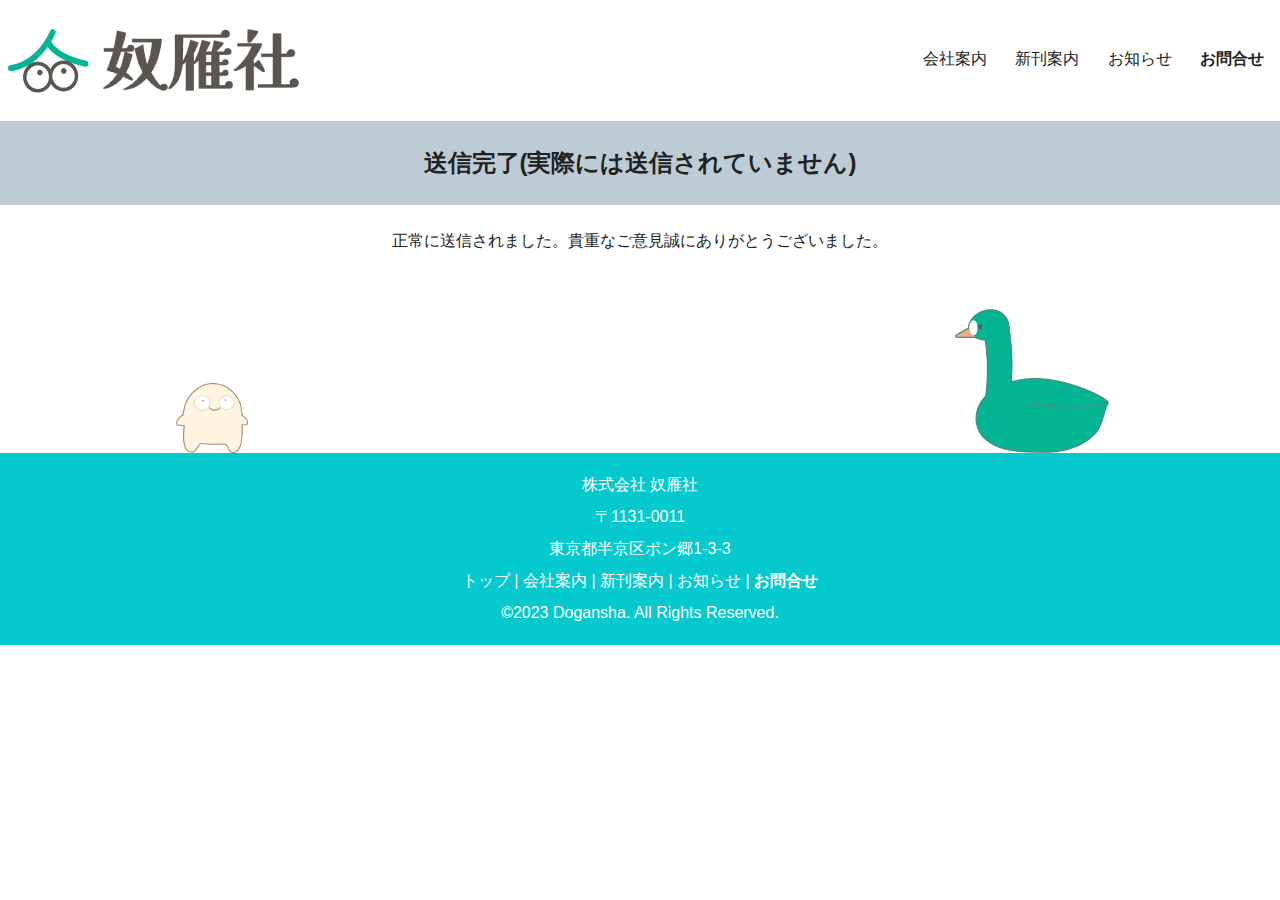
<file: thanx/index.html>
<!DOCTYPE html>
<html lang="ja" dir="ltr">
<head>
<meta charset="utf-8">
<meta name="viewport" content="width=device-width">
<meta name="description" content="奴雁社のお問合せ送信完了ページです。">
<meta name="viewport" content="width=device-width,initial-scale=1.0">
<meta name="robots" content="noindex , nofollow" />
<title>送信完了 - 架空のサイト</title>
<link rel="icon" href="../favicon.ico">
<link rel="stylesheet" href="../css/reset.css">
<link rel="stylesheet" href="../css/common.css">
<link rel="stylesheet" href="../css/contact.css">
<!--<script src="../js/jquery-3.7.0.min.js"></script>
<script src="../js/script.js"></script>-->
</head>
<body id="contact">
<div class="hf">
	<header>
		<h1><a href="../index.html"><img src="../images/newlogo.png" alt="奴雁社" width="310" height="77"></a></h1>
		<input type="checkbox" name="navToggle" id="navToggle" class="nav-toggle">
		<label for="navToggle" class="btn-burger"><img src="../images/burger.svg" alt="ハンバーガーボタン" width="35" height="35"></label>
		<nav>
			<ul>
				<li class="menu2"><a href="../about/index.html" class="animate-link">会社案内</a></li>
				<li class="menu3"><a href="../books/index.html" class="animate-link">新刊案内</a></li>
				<li class="menu4"><a href="../news/index.html" class="animate-link">お知らせ</a></li>
				<li class="menu5"><a href="../contact/index.html" class="animate-link">お問合せ</a></li>
			</ul>
		</nav>
		<h2>送信完了(実際には送信されていません)</h2>
	</header>
</div>
<div class="container main">
	<main>
		<p>正常に送信されました。貴重なご意見誠にありがとうございました。</p>
	</main>
</div><!-- .container -->
<footer>
	<div class="container">
		<p>株式会社 奴雁社</p>
		<p>&#12306;1131-0011</p>
		<p>東京都半京区ポン郷1-3-3</p>
		<ul>
			<li class="menu1"><a href="../index.html" class="animate-link white">トップ</a></li>
			<li class="menu2"><a href="../about/index.html" class="animate-link white">会社案内</a></li>
			<li class="menu3"><a href="../books/index.html" class="animate-link white">新刊案内</a></li>
			<li class="menu4"><a href="../news/index.html" class="animate-link white">お知らせ</a></li>
			<li class="menu5"><a href="../contact/index.html" class="animate-link white">お問合せ</a></li>
		</ul>
		<small>&copy;2023 Dogansha. All Rights Reserved.</small>
	</div><!-- .container-->
</footer>
</body>
</html>
</file>
<file: css/common.css>
@charset "utf-8";

.flexArea {
	display: flex;
	flex-wrap: wrap;
}
html {
	overflow-y: scroll;
}
body {
	line-height: 1.5;
	color: #222;
}
.container {
	width: 100%;
	max-width: 1366px;
	min-width: 320px;
	margin: 0 auto;
}
.main {
	padding-bottom: 200px;
	background: url("../images/yakko3.png") 5% 100% / 7% no-repeat, url("../images/charisma3.png") 95% 100% / 15% no-repeat;
	width: 80%;
}
.hf {
	margin: o auto;
	max-width: 1920px;
	min-width: 320px;
	margin: 0 auto;
}
a {
	color: #222;
	text-decoration: none;
}
.animate-link {
  text-decoration: none; /* デフォルトの下線を非表示にする */
  background-image: linear-gradient(90deg, #222, #222); /* 線の色 */
  background-repeat: no-repeat;
  background-position: left bottom; /* 線の起点を左・下に設定 */
  background-size: 0 2px; /* 線の横幅を0、縦幅を1pxに */
  transition: background-size 0.5s; /* 線を伸ばすアニメーション実行時間を指定 */
  display: inline-block;
}

.animate-link:hover {
  background-size: 100% 2px; /* 線の横幅を100%にする */
	font-weight: bold;
}
.white {
  background-image: linear-gradient(90deg, #fff, #fff); /* 線の色 */
}
img,
iframe {
	max-width: 100%;
	height: auto;
}
nav {
	text-align: right;
	position: relative;
	padding-right: 1rem;
	bottom: 50px;
	width: 55%;
	margin: 0 0 0 auto;
}
h1 {
	width: 44%;
	padding-top: 20px;
	z-index: 5;
}
.btn-burger img {
	display: none;
}
.nav-toggle {
	display: none;
}

h2 {
	text-align: center;
	font-size: 1.5em;
	padding: 1em 0;
}
.splide__slide img {
  height: auto;
  width: 100%;
}
.new,
.flexArea {
	display: flex;
	justify-content: space-between;
}
footer {
	text-align: center;
	color: #fff;
	background: #06c9ce;
	line-height: 2;
	padding: 1rem 0;
}
footer a {
	color: #fff;
}
header nav li {
	padding-left: 1.5rem;
	color: #5b5550;
}
header li,
footer li {
	display: inline-block;
}
/*header li+li::before,*/
footer li+li::before {
	content: " | ";
}
#top header ul .menu1 a,
#about header ul .menu2 a,
#books header ul .menu3 a,
#news header ul .menu4 a,
#contact header ul .menu5 a,
#top footer ul .menu1 a,
#about footer ul .menu2 a,
#books footer ul .menu3 a,
#news footer ul .menu4 a,
#contact footer ul .menu5 a {
	font-weight: bold;
}
.btn{
	/*アニメーションの起点とするためrelativeを指定*/
	position: relative;
	overflow: hidden;
	/*ボタンの形状*/
	text-decoration: none;
	display: inline-block;
	border: 1px solid #555;/* ボーダーの色と太さ */
    /*padding: 10px 30px;*/
    text-align: center;
    outline: none;
    /*アニメーションの指定*/   
    transition: ease .2s;
}

/*ボタン内spanの形状*/
.btn span {
  position: relative;
  z-index: 3;/*z-indexの数値をあげて文字を背景よりも手前に表示*/
  color:#222;
}

.btn:hover span{
  color:#222;
}

/*== 背景が流れる（左から右） */
.bgleft::before {
  content: '';
    /*絶対配置で位置を指定*/
  position: absolute;
  top: 0;
  left: 0;
  z-index: 2;
    /*色や形状*/
  background:#84949b;/*背景色*/
  width: 100%;
  height: 100%;
    /*アニメーション*/
  transition: transform .6s cubic-bezier(0.8, 0, 0.2, 1) 0s;
  transform: scale(0, 1);
  transform-origin: right top;
}

/*hoverした際の形状*/
.bgleft:hover::before{
  transform-origin:left top;
  transform:scale(1, 1);
}
@media screen and (max-width: 700px){
	.main {
		padding-bottom: 20%;
		background: url("../images/yakko3.png") 5% 100% / 10% no-repeat, url("../images/charisma3.png") 95% 100% / 25% no-repeat;
		width: 90%;
		margin: 0 auto;
	}
	h1 {
		padding-top: 5px;
		padding-bottom: 1em;
		margin: 0 auto;
	}
	.btn-burger {
		position: absolute;
		top: 10px;
		right: 0;
		z-index: 2;
		display: block;
		width: 50px;
		height: 50px;
		cursor: pointer;
	}
	.btn-burger img {
		display: block;
	}
	.nav-toggle:checked ~ .btn-burger img {
		visibility: hidden;
	}
	.nav-toggle:checked ~ .btn-burger {
		background: url("../images/close.svg") top left / 40px 35px no-repeat;
	}
	nav ul {
		display: block;
	}
	.menu2,
	.menu3,
	.menu4,
	.menu5 {
		padding-left: 0;
	}
	nav li {
		width: 90%;
		padding: 3.5% 0;
	}
	nav li a {
		border: none;
		display: block;
		line-height: 1.6rem;
		font-size: 1.2rem;
	}
	nav {
		position: fixed;
		left: -200%;
		text-align: center;
		padding-bottom: 1em;
		padding-right: 0;
		bottom: 0;
		margin: auto;
	}
	.nav-toggle:checked ~ nav {
		position: relative;
		left: 0%;
		transition: all 0.5s ease;
	}
	header li+li::before {
		content: none;
	}
	.flexArea {
		display: block;
	}
	footer li {
		display: block;
	}
	footer li+li::before {
		display: none;
	}

}
</file>
<file: css/top.css>
@charset "utf-8";
.mainVisual {
	padding: 0;
}
/*header li {
	position: relative;
}
.text {
	position: absolute;
	font-weight: bold;
	font-size: 3em;
	color: #fff;
	top: 200px;
}
*/
.gan::before {
	content: "";
	display: inline-block;
	width: 3.4375rem;
	height: 3rem;
	background: url("../images/ganhead2.png") no-repeat;
	background-size: contain;
	vertical-align: center;
	position: relative;
	top: 0.5em;
	margin-right: 0.5em;
	/*content: url("../images/ganhead2.png");*/
}
main .gan:nth-child(1) {
	padding-bottom: 0;
}
.latest {
	background: #ffff66;
	margin: 2em 0 ;
}
.bookwrap {
	position: relative;
	/*padding: 0 4%;*/
}
.scrollx {
	text-align: center;
	position: relative;
	overflow-x: scroll;
	margin: 0 4%;
	padding-top: 2%;
}
.scrollx ul {
	width: 2080px;
	height: 300px;
}
.new li {
	padding-top: 24px;
}
.prevBtn,
.nextBtn {
	display: block;
	position: absolute;
	background: transparent;
	border: none;
	top: 40%;
	cursor: pointer;
}
.prevBtn {
	left: 0;
}
.nextBtn {
	right: 0;
}
.nextBtn img {
	transform: scale(-1, 1);
}
.purchase {
	padding-top: 1em;
	padding-right: 1em;
}
.purchase a {
	padding: 0.5em 0.5%;
	padding-left: 1em;
	background: #999;
	color: #fff;
}
.purchase a:hover {
	text-decoration: none;
	color: #999;
	background: #fff;
	transition: .3s ease;
}
.info {
	width: 80%;
	margin: auto;
}
.bookwrap {
	z-index: 3;
}
.info img:hover,
.scrollx img:hover {
	/*opacity: 50%;*/
	transition: .3s ease;
	transform: scale(1.2);
}
.view {
	padding-right: 10%;
}
.info .flexArea div {
	width: 28.75%;
	background: #f9f7dc;
	color: #000;
	margin-bottom: 10px;
}
.info dt {
	padding: 3% 3% 0 3%;
}
.info dd {
	padding: 0 3% 3% 3%;
}
.flexArea div img {
	width: 100%;
	height: 100%;
}
.more {
	text-align: right;
	padding-bottom: 3%;
}
.banners {
	text-align: center;
	margin: 0 auto;
}
.banners li {
	margin-bottom: 3%;
	align-items: space-between;
	width: 45%;
}
.banners img:hover {
	opacity: 60%;
	transition: .3s ease;
}
/*.no-js .splide__list{
	backface-visibility:visible;
	display:block;}
.no-js .splide{
	visibility:visible}
.no-js .splide__slide{
	backface-visibility:visible;
}
.no-js .splide__sr{
	overflow:visible;}
.no-js .splide__track{
	overflow:visible;}
body {
	-webkit-font-smoothing:antialiased;
}
#slide{
	position:relative;
	overflow:hidden;
	height:500px;
}

#slide ul{
	position:absolute;
	width: 5760px;
}

#slide li{
	float:left;
	width:1920px;
	list-style-type:none;
}*/

#slideshow {
	position: relative;
	height: 40vw;
	max-height: 820px;
}
#slideshow li {
	position: absolute;
	left: 0;
	top: 0;
}

@media screen and (max-width: 700px){
	/*.text {
		font-size: 1em;
		top: 2em;
	}*/
	.info .flexArea div {
		width: 100%;
	}
	.flexArea div,
	.flexArea li {
		margin: 1em 0;
	}
	.banners li {
		width: 100%;
	}


}
</file>
<file: css/about.css>
@charset "utf-8";
.main {
	line-height: 2;
}
h2 {
	background: #edaf80;
}
h3 {
	font-size: 1.5em;
	padding: 1em 0 0.3em;
}
.flexArea img,
.flexArea iframe {
	padding-top: 0.5em;
}
h3::before {
	content: "";
	display: inline-block;
	width: 3.4375rem;
	height: 3rem;
	background: url("../images/ganhead2.png") no-repeat;
	background-size: contain;
	vertical-align: center;
	position: relative;
	top: 0.5em;
	margin-right: 0.5em;
	/*content: url("../images/ganhead2.png");*/
}
h4 {
	font-size: 1.2em;
}
dt {
	font-weight: bold;
	font-size: 1.2em;
}
.flexArea {
	justify-content: space-around;
}
.flexArea div {
	width: 45%;
	text-align: center;
}
.flex2 {
	flex-direction: row-reverse;
}
.flexArea dl {
	text-align: left;
}
.flexArea dd {
	margin-top: -2.2em;
	margin-left: 6em;
}
iframe {
	height: 300px;
}
@media screen and (max-width: 700px){
	h3 {
		padding-left: 1rem;
	}
	.flexArea div {
		width: 90%;
		margin: auto;
	}
	.flexArea dd {
		margin: 0;
	}
}
</file>
<file: css/books.css>
@charset "utf-8";
h2 {
	background: #ff6;
}
section {
	width: 45%;
	position: relative;
	padding-bottom: 2.5em;
	padding-top: 3em;
}
h3 {
	text-align: center;
}
dt {
	font-size: 1.2em;
}
em {
	font-weight: bold;
}
.right {
	text-align: right;
}
.Imazon {
	text-align: center;
	margin: 2.5% 0 0;
	position: absolute;
	bottom: 10px;
	width: 100%;
}
.Imazon a {
	background: #ff6;
	padding: 5px 1em;
}
.Imazon a:hover {
	background: #f9f7dc;
	text-decoration: none;
	transition: .3s ease;
}
@media screen and (max-width: 700px){
	section {
		width: 90%;
		margin: auto;
	}
}
</file>
<file: css/character.css>
@charset "utf-8";
/*body {
	font-family: "ヒラギノ丸ゴ Pro W4","ヒラギノ丸ゴ Pro","Hiragino Maru Gothic Pro","ヒラギノ角ゴ Pro W3","Hiragino Kaku Gothic Pro","HG丸ｺﾞｼｯｸM-PRO","HGMaruGothicMPRO";
}*/
h2 {
}
.main {
	width: 80%;
}
h3 {
	font-size: 1.4em;
	text-align: center;
}
.flexArea {
	justify-content: space-between;
}
.flexArea section {
	width: 47%;
	padding-top: 2em;
}
.flexArea section p {
	text-align: center;
	padding-top: 1em;
}
.container {
	padding-bottom: 0;
}
#character,
.container,
footer,
footer a {
	background: #ffd700;
	color: #222222;
}
@media screen and (max-width: 700px){
	.flexArea section {
		width: 90%;
		margin: auto;
	}
}
</file>
<file: css/contact.css>
@charset "utf-8";
.main {
	text-align: center;
}
h2 {
	background: #bdccd4;
	margin-bottom: 1em;
}
th {
	line-height: 3;
	font-size: 1.2em;
	padding-right: 1em;
}
input[type="text"],
input[type="email"],
textArea {
	width: 94%;
	padding: 2.5%;
	text-align: center;
}
table {
	margin: 1em auto;
}
input[type="radio"] {
	padding: 5%;
	width: 10%;
}
.btn {
	font-size: 1.2em;
	background: #bdccd4;
	font-family:"游ゴシック","Yu Gothic","游ゴシック体",YuGothic,"ヒラギノ角ゴ Pro W3","Hiragino Kaku Gothic Pro","Hiragino Sans","ヒラギノ角ゴシック","メイリオ",Meiryo,Osaka,"ＭＳ Ｐゴシック","MS PGothic",Sans-Serif;font-weight:500;	text-align: center;
	padding: 1% 3%;
	margin-top: 1rem;
	margin-bottom: 2rem;
	max-width: 100%;
	cursor: pointer;
	border: none;
	font-weight: bold;
}
.radio {
	line-height: 3.5;
}
@media screen and (max-width: 700px){
	main p {
		width: 90%;
		margin: auto;
	}
	th {
		font-size: 1em;
		line-height: 1.5;
		padding: 0.5em 0 0;
	}
	.radio {
		line-height: 2;
	}
	th,td {
		display: block;
		width: 90%;
		margin: auto;
	}

}
</file>
<file: css/news.css>
@charset "utf-8";
h2 {
	background: #04b593;
}
.main {
	width: 80%;
}
h3 {
	font-size: 1.2em;
}
.flexArea {
	justify-content: space-around;
}
.flexArea div {
	width: 47%;
	padding-top: 2em;
}
.flexArea div a {
	text-decoration: underline;
	color: #4169e1 ;
}
.flexArea div a:hover {
	color: #ff8c00;
}
@media screen and (max-width: 700px){
	.main {
		width: 95%;
	}
	.flexArea div {
		width: 90%;
		margin: auto;
	}
	.flexArea div img {
		padding-top: 2em;
	}

}
</file>
